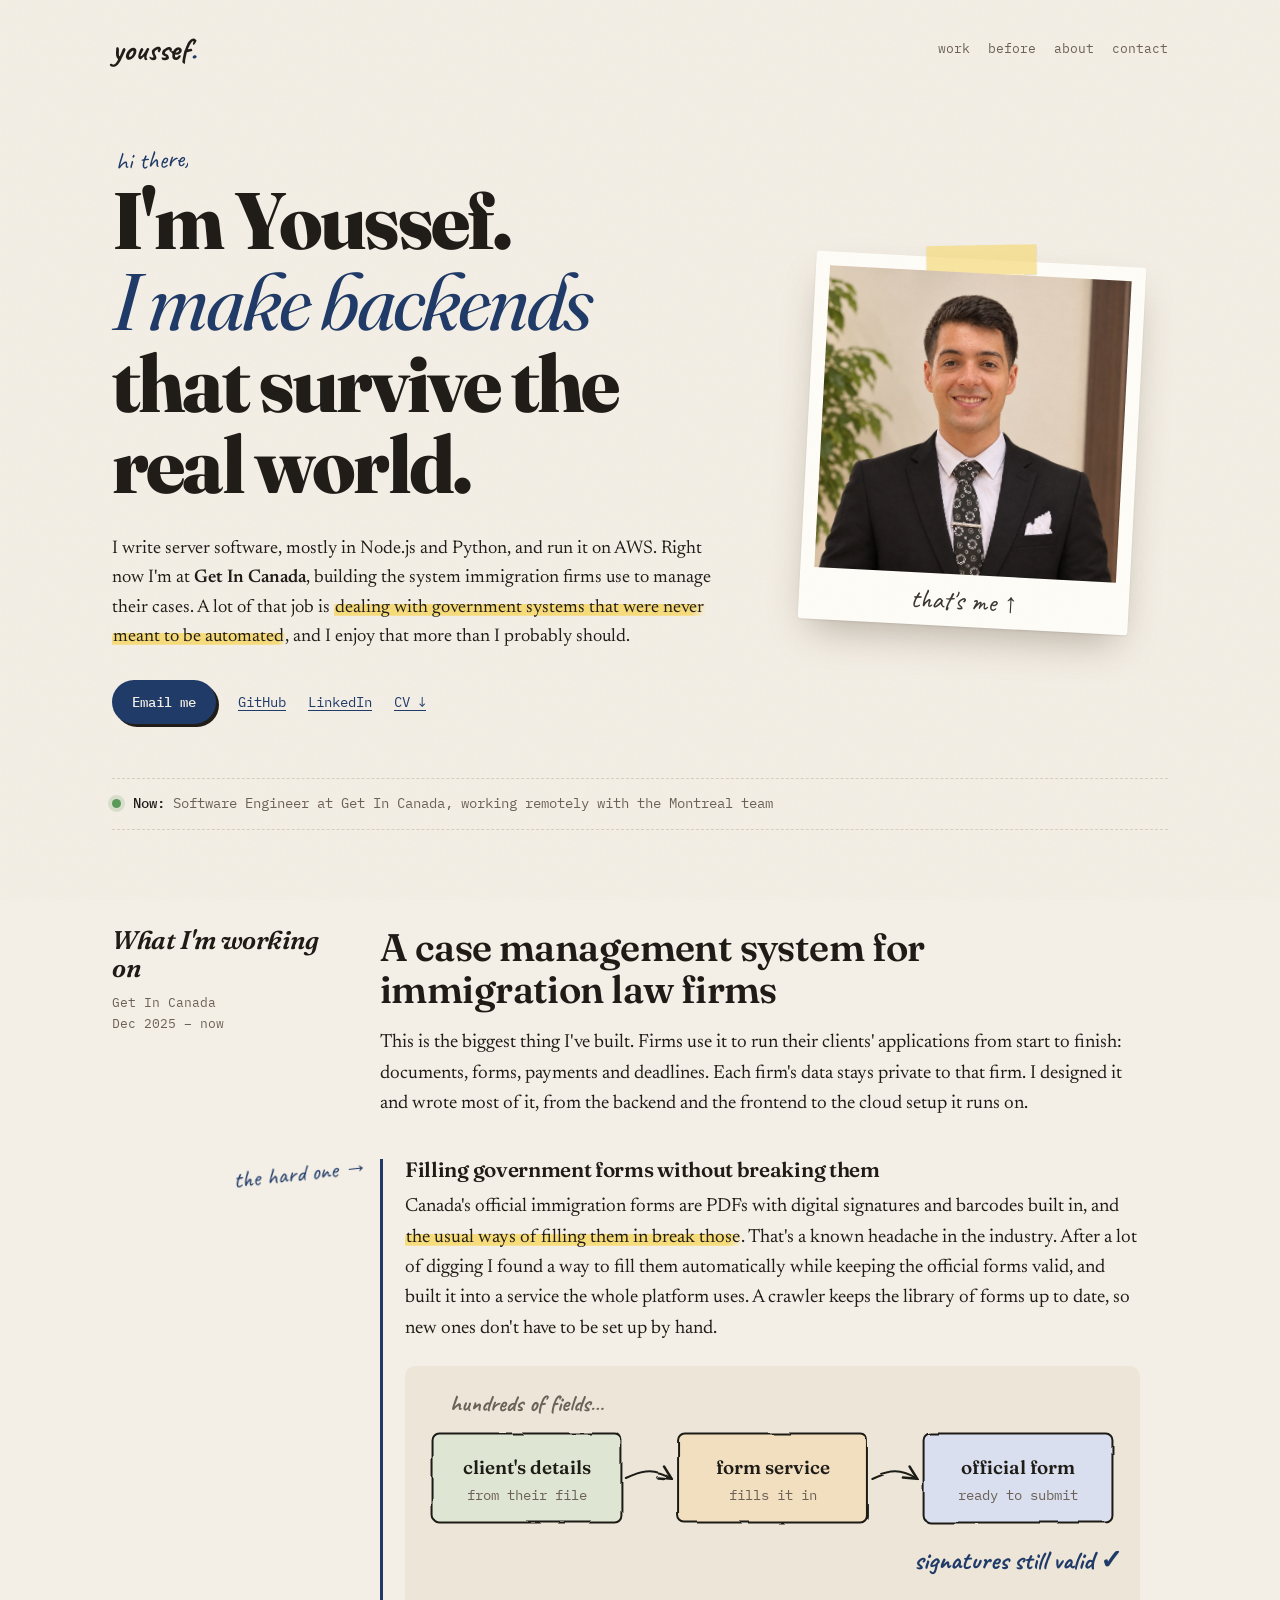
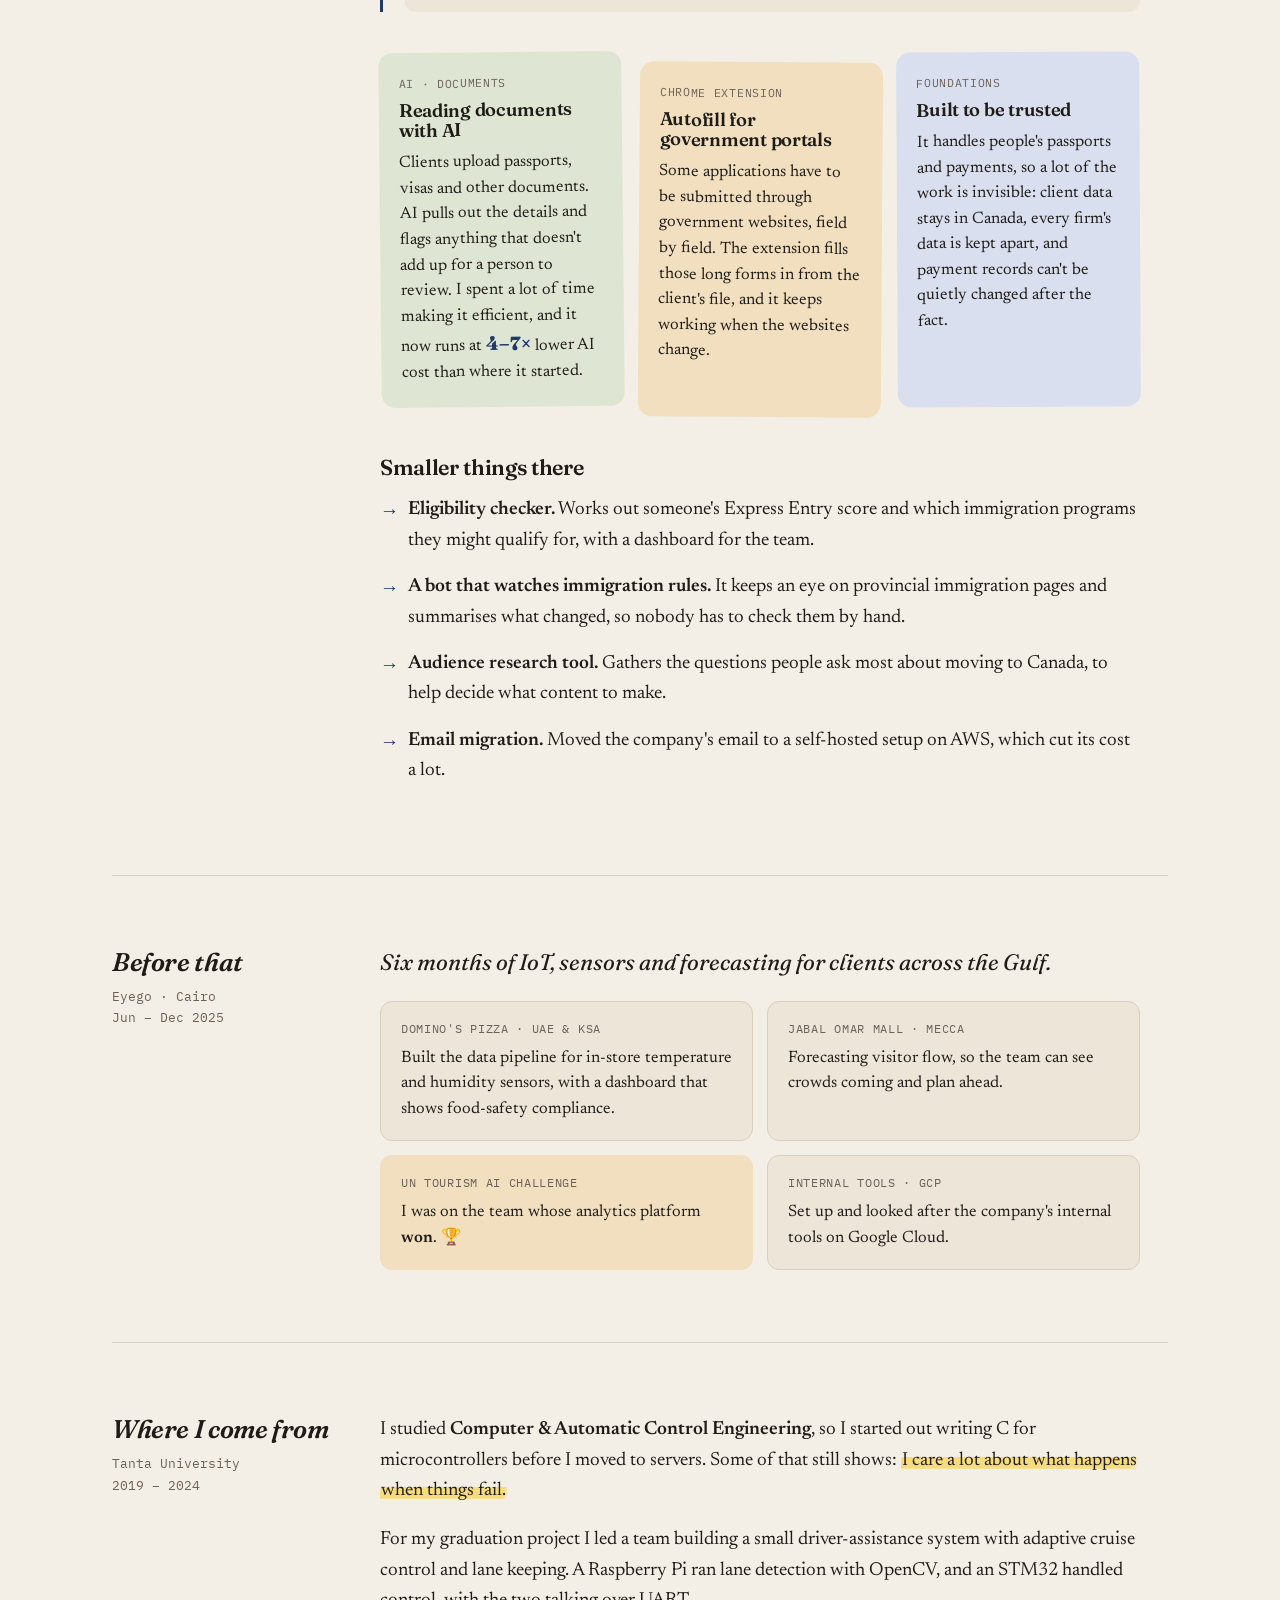
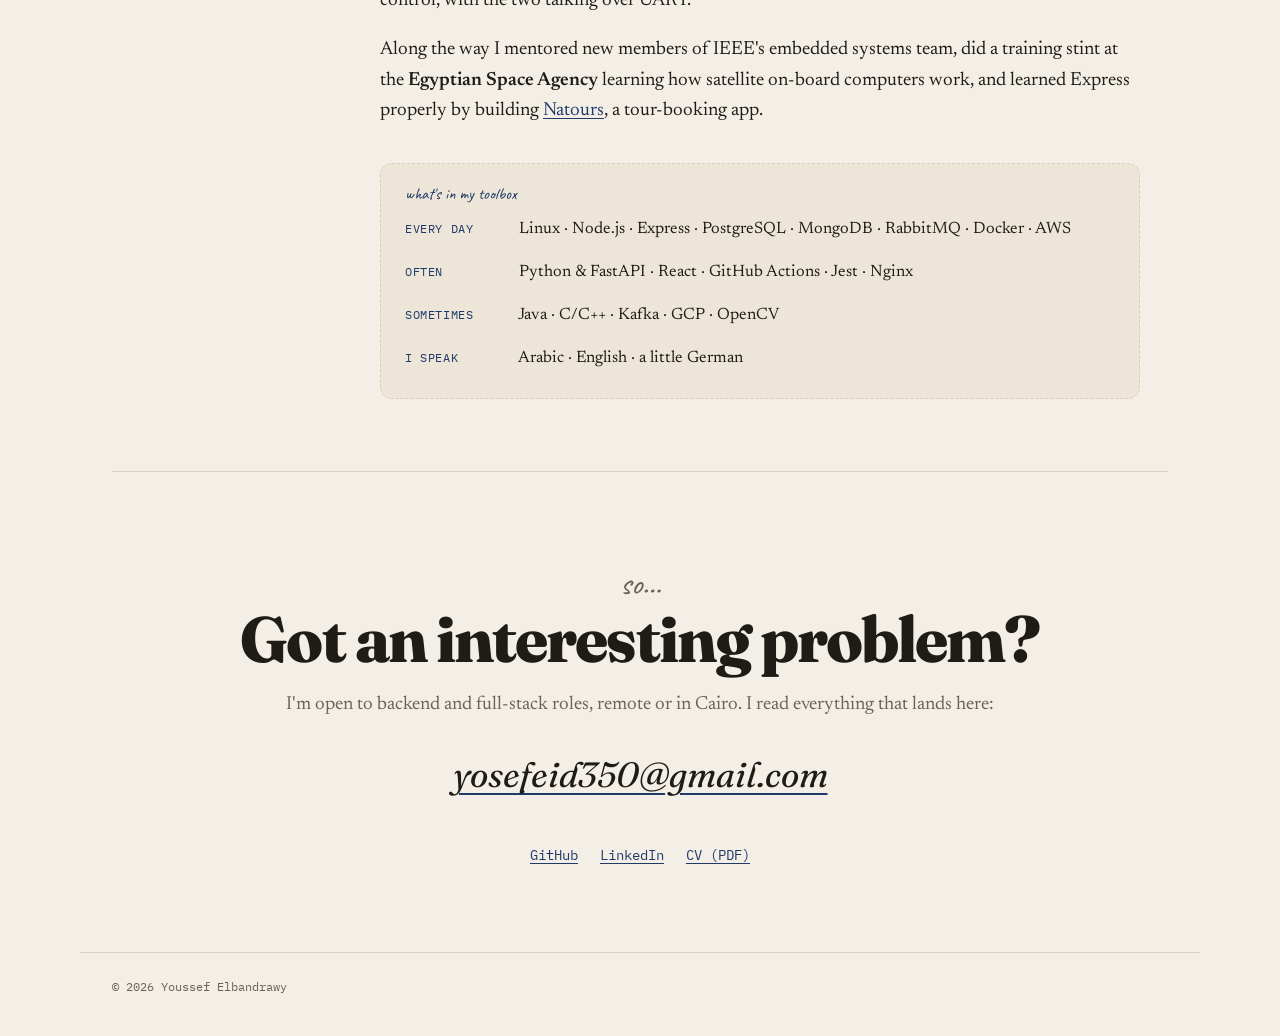
<file: index.html>
<!doctype html>
<html lang="en">
<head>
  <meta charset="utf-8">
  <meta name="viewport" content="width=device-width, initial-scale=1">
  <title>Youssef Elbandrawy</title>
  <meta name="description" content="Youssef Eid Elbandrawy, backend engineer from Egypt. I work with Node.js, Python and AWS, mostly on immigration software right now.">
  <meta property="og:title" content="Youssef Elbandrawy">
  <meta property="og:description" content="Backend engineer from Egypt. Node.js, Python, AWS.">
  <meta property="og:type" content="website">
  <meta property="og:url" content="https://yelbandrawy.github.io/">
  <meta property="og:image" content="https://yelbandrawy.github.io/assets/photo.jpg?v=2">
  <meta name="theme-color" content="#f4efe6" media="(prefers-color-scheme: light)">
  <meta name="theme-color" content="#1a1815" media="(prefers-color-scheme: dark)">
  <link rel="icon" href="assets/favicon.svg" type="image/svg+xml">
  <link rel="preconnect" href="https://fonts.googleapis.com">
  <link rel="preconnect" href="https://fonts.gstatic.com" crossorigin>
  <link href="https://fonts.googleapis.com/css2?family=Fraunces:ital,opsz,wght@0,9..144,400;0,9..144,600;0,9..144,800;1,9..144,400;1,9..144,600&family=Newsreader:ital,opsz,wght@0,6..72,400;0,6..72,600;1,6..72,400&family=Caveat:wght@500;700&family=IBM+Plex+Mono:wght@400;500&display=swap" rel="stylesheet">
  <link rel="stylesheet" href="styles.css">
</head>
<body>

  <header class="top">
    <a class="sig" href="#">youssef<span>.</span></a>
    <nav>
      <a href="#work">work</a>
      <a href="#before">before</a>
      <a href="#about">about</a>
      <a href="#hi">contact</a>
    </nav>
  </header>

  <main>

    <!-- HERO -->
    <section class="hero">
      <div class="hero-text">
        <p class="hand hello-note">hi there,</p>
        <h1>I'm Youssef.<br><em>I make backends</em> that survive the real world.</h1>
        <p class="lede">I write server software, mostly in Node.js and Python, and run it on AWS. Right now I'm at <strong>Get In Canada</strong>, building the system immigration firms use to manage their cases. A lot of that job is <mark>dealing with government systems that were never meant to be automated</mark>, and I enjoy that more than I probably should.</p>
        <p class="links">
          <a class="btn" href="mailto:yosefeid350@gmail.com">Email me</a>
          <a href="https://github.com/YElbandrawy">GitHub</a>
          <a href="https://linkedin.com/in/youssef-elbandrawy">LinkedIn</a>
          <a href="assets/Youssef-Eid-Elbandrawy-Resume.pdf">CV ↓</a>
        </p>
      </div>
      <figure class="polaroid">
        <img src="assets/photo.jpg?v=2" alt="Youssef Elbandrawy" width="1254" height="1254">
        <figcaption class="hand">that's me ↑</figcaption>
      </figure>
    </section>

    <div class="now">
      <span class="dot" aria-hidden="true"></span>
      <span><b>Now:</b> Software Engineer at Get In Canada, working remotely with the Montreal team</span>
    </div>

    <!-- WORK -->
    <section class="block" id="work">
      <div class="label">
        <h2>What I'm working on</h2>
        <p class="meta">Get In Canada<br>Dec 2025 – now</p>
      </div>

      <div class="body">
        <h3 class="big">A case management system for immigration law firms</h3>
        <p>This is the biggest thing I've built. Firms use it to run their clients' applications from start to finish: documents, forms, payments and deadlines. Each firm's data stays private to that firm. I designed it and wrote most of it, from the backend and the frontend to the cloud setup it runs on.</p>

        <article class="story">
          <p class="hand margin-note">the hard one <span class="arr-side">→</span><span class="arr-down">↓</span></p>
          <h4>Filling government forms without breaking them</h4>
          <p>Canada's official immigration forms are PDFs with digital signatures and barcodes built in, and <mark>the usual ways of filling them in break those</mark>. That's a known headache in the industry. After a lot of digging I found a way to fill them automatically while keeping the official forms valid, and built it into a service the whole platform uses. A crawler keeps the library of forms up to date, so new ones don't have to be set up by hand.</p>

          <figure class="sketch">
            <svg class="wide" viewBox="0 0 640 200" role="img" aria-label="The client's details go into the form service, which produces the official government form filled in, with its signatures and barcodes still valid.">
              <defs>
                <filter id="rough"><feTurbulence type="fractalNoise" baseFrequency="0.035" numOctaves="2" seed="3"/><feDisplacementMap in="SourceGraphic" scale="3"/></filter>
                <marker id="ah" viewBox="0 0 10 10" refX="8" refY="5" markerWidth="8" markerHeight="8" orient="auto"><path d="M1 1 9 5 1 9" fill="none" class="ink-stroke" stroke-width="1.6" stroke-linecap="round"/></marker>
              </defs>
              <g filter="url(#rough)" class="shapes">
                <rect x="14" y="50" width="170" height="80" rx="6" class="paper-b"/>
                <rect x="235" y="50" width="170" height="80" rx="6" class="paper-a"/>
                <rect x="456" y="50" width="170" height="80" rx="6" class="paper-c"/>
                <path d="M188 90 C 205 82, 215 82, 228 90" class="line" marker-end="url(#ah)"/>
                <path d="M409 90 C 426 82, 436 82, 449 90" class="line" marker-end="url(#ah)"/>
              </g>
              <text x="99" y="86" class="t-strong">client's details</text>
              <text x="99" y="110" class="t-soft">from their file</text>
              <text x="320" y="86" class="t-strong">form service</text>
              <text x="320" y="110" class="t-soft">fills it in</text>
              <text x="541" y="86" class="t-strong">official form</text>
              <text x="541" y="110" class="t-soft">ready to submit</text>
              <text x="541" y="172" class="t-hand accent">signatures still valid ✓</text>
              <text x="99" y="30" class="t-hand">hundreds of fields…</text>
            </svg>
            <svg class="tall" viewBox="0 0 300 420" role="img" aria-label="The client's details go into the form service, which produces the official government form filled in, with its signatures and barcodes still valid.">
              <defs>
                <marker id="ah2" viewBox="0 0 10 10" refX="8" refY="5" markerWidth="8" markerHeight="8" orient="auto"><path d="M1 1 9 5 1 9" fill="none" class="ink-stroke" stroke-width="1.6" stroke-linecap="round"/></marker>
              </defs>
              <g filter="url(#rough)" class="shapes">
                <rect x="55" y="14" width="190" height="76" rx="6" class="paper-b"/>
                <rect x="55" y="140" width="190" height="76" rx="6" class="paper-a"/>
                <rect x="55" y="266" width="190" height="76" rx="6" class="paper-c"/>
                <path d="M150 94 C 142 108, 142 120, 150 132" class="line" marker-end="url(#ah2)"/>
                <path d="M150 220 C 142 234, 142 246, 150 258" class="line" marker-end="url(#ah2)"/>
              </g>
              <text x="150" y="48" class="t-strong">client's details</text>
              <text x="150" y="70" class="t-soft">from their file</text>
              <text x="150" y="174" class="t-strong">form service</text>
              <text x="150" y="196" class="t-soft">fills it in</text>
              <text x="150" y="300" class="t-strong">official form</text>
              <text x="150" y="322" class="t-soft">ready to submit</text>
              <text x="150" y="384" class="t-hand accent">signatures still valid ✓</text>
            </svg>
          </figure>
        </article>

        <div class="trio">
          <article class="panel sage">
            <p class="kicker">AI · documents</p>
            <h4>Reading documents with AI</h4>
            <p>Clients upload passports, visas and other documents. AI pulls out the details and flags anything that doesn't add up for a person to review. I spent a lot of time making it efficient, and it now runs at <span class="figure">4–7×</span> lower AI cost than where it started.</p>
          </article>
          <article class="panel sand">
            <p class="kicker">Chrome extension</p>
            <h4>Autofill for government portals</h4>
            <p>Some applications have to be submitted through government websites, field by field. The extension fills those long forms in from the client's file, and it keeps working when the websites change.</p>
          </article>
          <article class="panel slate">
            <p class="kicker">foundations</p>
            <h4>Built to be trusted</h4>
            <p>It handles people's passports and payments, so a lot of the work is invisible: client data stays in Canada, every firm's data is kept apart, and payment records can't be quietly changed after the fact.</p>
          </article>
        </div>

        <h3 class="sub">Smaller things there</h3>
        <ul class="list">
          <li><b>Eligibility checker.</b> Works out someone's Express Entry score and which immigration programs they might qualify for, with a dashboard for the team.</li>
          <li><b>A bot that watches immigration rules.</b> It keeps an eye on provincial immigration pages and summarises what changed, so nobody has to check them by hand.</li>
          <li><b>Audience research tool.</b> Gathers the questions people ask most about moving to Canada, to help decide what content to make.</li>
          <li><b>Email migration.</b> Moved the company's email to a self-hosted setup on AWS, which cut its cost a lot.</li>
        </ul>
      </div>
    </section>

    <!-- BEFORE -->
    <section class="block" id="before">
      <div class="label">
        <h2>Before that</h2>
        <p class="meta">Eyego · Cairo<br>Jun – Dec 2025</p>
      </div>
      <div class="body">
        <p class="intro-line">Six months of IoT, sensors and forecasting for clients across the Gulf.</p>
        <div class="cards">
          <article class="card">
            <p class="kicker">Domino's Pizza · UAE &amp; KSA</p>
            <p>Built the data pipeline for in-store temperature and humidity sensors, with a dashboard that shows food-safety compliance.</p>
          </article>
          <article class="card">
            <p class="kicker">Jabal Omar Mall · Mecca</p>
            <p>Forecasting visitor flow, so the team can see crowds coming and plan ahead.</p>
          </article>
          <article class="card trophy">
            <p class="kicker">UN Tourism AI Challenge</p>
            <p>I was on the team whose analytics platform <b>won</b>. 🏆</p>
          </article>
          <article class="card">
            <p class="kicker">Internal tools · GCP</p>
            <p>Set up and looked after the company's internal tools on Google Cloud.</p>
          </article>
        </div>
      </div>
    </section>

    <!-- ABOUT -->
    <section class="block" id="about">
      <div class="label">
        <h2>Where I come from</h2>
        <p class="meta">Tanta University<br>2019 – 2024</p>
      </div>
      <div class="body">
        <p>I studied <b>Computer &amp; Automatic Control Engineering</b>, so I started out writing C for microcontrollers before I moved to servers. Some of that still shows: <mark>I care a lot about what happens when things fail.</mark></p>
        <p>For my graduation project I led a team building a small driver-assistance system with adaptive cruise control and lane keeping. A Raspberry Pi ran lane detection with OpenCV, and an STM32 handled control, with the two talking over UART.</p>
        <p>Along the way I mentored new members of IEEE's embedded systems team, did a training stint at the <b>Egyptian Space Agency</b> learning how satellite on-board computers work, and learned Express properly by building <a href="https://github.com/YElbandrawy">Natours</a>, a tour-booking app.</p>

        <div class="toolbox">
          <p class="hand toolbox-title">what's in my toolbox</p>
          <p><span>every day</span> Linux · Node.js · Express · PostgreSQL · MongoDB · RabbitMQ · Docker · AWS</p>
          <p><span>often</span> Python &amp; FastAPI · React · GitHub Actions · Jest · Nginx</p>
          <p><span>sometimes</span> Java · C/C++ · Kafka · GCP · OpenCV</p>
          <p><span>i speak</span> Arabic · English · a little German</p>
        </div>
      </div>
    </section>

    <!-- CONTACT -->
    <section class="hi" id="hi">
      <p class="hand">so…</p>
      <h2>Got an interesting problem?</h2>
      <p>I'm open to backend and full-stack roles, remote or in Cairo. I read everything that lands here:</p>
      <a class="mail" href="mailto:yosefeid350@gmail.com">yosefeid350@gmail.com</a>
      <p class="links center">
        <a href="https://github.com/YElbandrawy">GitHub</a>
        <a href="https://linkedin.com/in/youssef-elbandrawy">LinkedIn</a>
        <a href="assets/Youssef-Eid-Elbandrawy-Resume.pdf">CV (PDF)</a>
      </p>
    </section>

  </main>

  <footer>
    <span>© 2026 Youssef Elbandrawy</span>
  </footer>
</body>
</html>
</file>
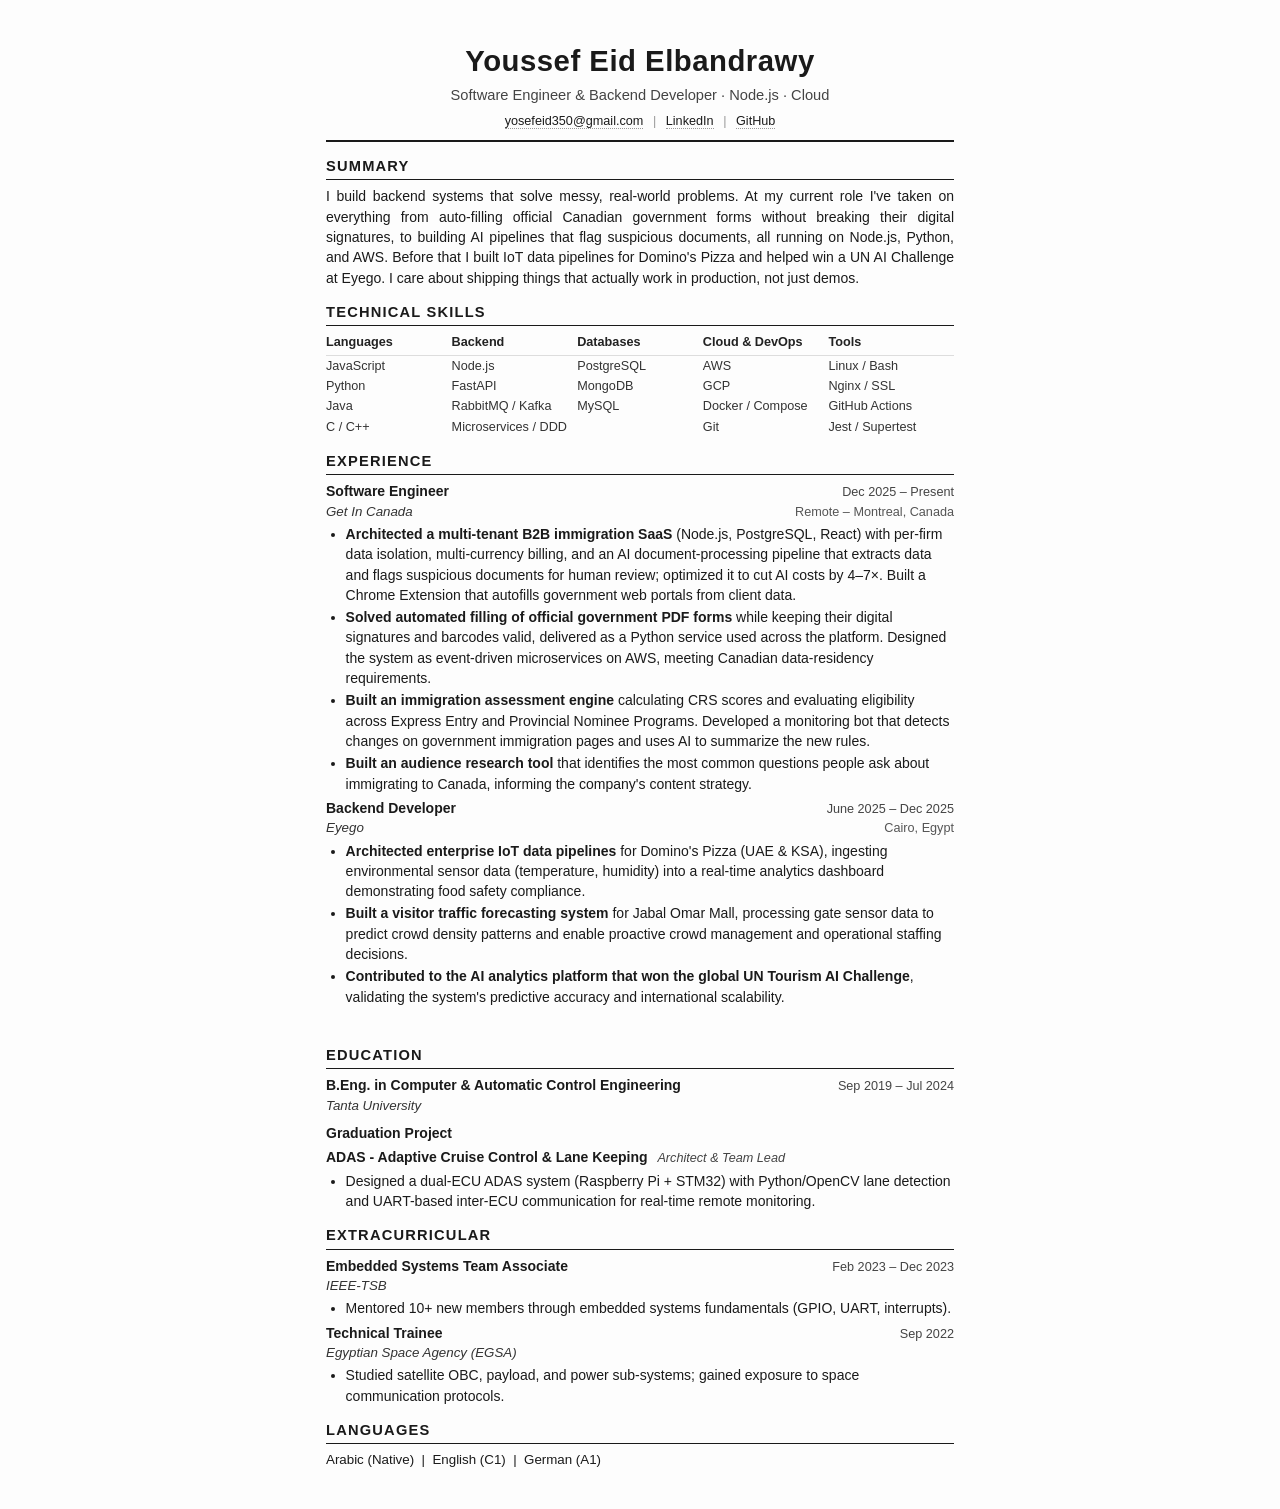
<file: cv/source.html>
<!DOCTYPE html>
<html lang="en">
<head>
  <meta charset="utf-8" />
  <meta name="viewport" content="width=device-width, initial-scale=1.0" />
  <meta name="description" content="Youssef Eid Elbandrawy - Backend & AI Engineer Resume" />
  <title>Youssef Eid Elbandrawy - Resume</title>
  <style>
    *, *::before, *::after { box-sizing: border-box; margin: 0; padding: 0; }

    html {
      color: #1a1a1a;
      background-color: #fdfdfd;
    }

    body {
      font-family: "Helvetica Neue", Arial, "Segoe UI", sans-serif;
      font-size: 10.5pt;
      line-height: 1.45;
      max-width: 52em;
      margin: 0 auto;
      padding: 40px 50px;
      overflow-wrap: break-word;
      text-rendering: optimizeLegibility;
      font-kerning: normal;
    }

    .header {
      text-align: center;
      margin-bottom: 14px;
      padding-bottom: 10px;
      border-bottom: 2px solid #1a1a1a;
    }

    .header-name {
      font-size: 22pt;
      font-weight: 700;
      letter-spacing: 0.5px;
      margin-bottom: 2px;
    }

    .header-title {
      font-size: 11pt;
      color: #444;
      margin-bottom: 6px;
    }

    .header-contact {
      font-size: 9.5pt;
      color: #333;
    }

    .header-contact a {
      color: #1a1a1a;
      text-decoration: none;
      border-bottom: 1px dotted #999;
    }

    .header-contact a:hover {
      border-bottom-color: #1a1a1a;
    }

    .sep { margin: 0 6px; color: #999; }

    h1 {
      font-size: 11pt;
      font-weight: 700;
      text-transform: uppercase;
      letter-spacing: 1.2px;
      border-bottom: 1px solid #1a1a1a;
      padding-bottom: 2px;
      margin-top: 14px;
      margin-bottom: 6px;
    }

    h2 {
      font-size: 10.5pt;
      font-weight: 700;
      margin-top: 8px;
      margin-bottom: 3px;
    }

    .summary {
      margin-bottom: 2px;
      text-align: justify;
    }

    .job-header {
      display: flex;
      justify-content: space-between;
      align-items: baseline;
      flex-wrap: wrap;
      margin-top: 2px;
      margin-bottom: 0;
    }

    .job-title {
      font-weight: 700;
      font-size: 10.5pt;
    }

    .job-date {
      font-size: 9.5pt;
      color: #444;
      white-space: nowrap;
    }

    .job-sub {
      display: flex;
      justify-content: space-between;
      align-items: baseline;
      flex-wrap: wrap;
      margin-bottom: 3px;
    }

    .job-company {
      font-style: italic;
      font-size: 10pt;
      color: #333;
    }

    .job-location {
      font-size: 9.5pt;
      color: #555;
      white-space: nowrap;
    }

    ul {
      padding-left: 1.4em;
      margin-top: 1px;
      margin-bottom: 4px;
    }

    li {
      margin-bottom: 2px;
    }

    li p {
      margin: 0;
    }

    .skills-table {
      width: 100%;
      border-collapse: collapse;
      margin-top: 3px;
      margin-bottom: 3px;
      font-size: 10pt;
      table-layout: fixed;
    }

    .skills-table td {
      padding: 1px 6px 1px 0;
      vertical-align: top;
    }

    .skills-table .cat {
      font-weight: 700;
      font-size: 9.5pt;
      padding-bottom: 3px;
      border-bottom: 1px solid #ddd;
      color: #222;
    }

    .skills-table td:not(.cat) {
      font-size: 9.5pt;
      color: #333;
    }

    .project-line {
      margin-top: 4px;
      margin-bottom: 3px;
    }

    .project-line strong {
      font-size: 10.5pt;
    }

    .project-line em {
      font-size: 9.5pt;
      color: #444;
      margin-left: 6px;
    }

    .languages {
      margin-top: 3px;
      font-size: 10pt;
    }

    a { color: #1a1a1a; }
    a:visited { color: #1a1a1a; }

    @media print {
      html { background-color: white; }
      body {
        background-color: transparent;
        color: black;
        padding: 16px 24px;
        font-size: 10pt;
      }
      h1, h2 { page-break-after: avoid; }
      ul { page-break-inside: avoid; }
      .header { border-bottom-color: black; }
      a { border-bottom: none !important; }
    }

    @media (max-width: 600px) {
      body { font-size: 9.5pt; padding: 16px; }
      .header-name { font-size: 18pt; }
      .job-header, .job-sub { flex-direction: column; }
      .job-date, .job-location { text-align: left; }
      .skills-table { font-size: 8.5pt; }
    }
  </style>
</head>
<body>

<div class="header">
  <div class="header-name">Youssef Eid Elbandrawy</div>
  <div class="header-title"> Software Engineer &amp; Backend Developer · Node.js · Cloud</div>
  <div class="header-contact">
    <a href="mailto:yosefeid350@gmail.com">yosefeid350@gmail.com</a>
    <span class="sep">|</span>
    <a href="https://linkedin.com/in/youssef-elbandrawy">LinkedIn</a>
    <span class="sep">|</span>
    <a href="https://github.com/YElbandrawy">GitHub</a>
  </div>
</div>

<h1 id="summary">Summary</h1>
<p class="summary">I build backend systems that solve messy, real-world problems. At my current role I've taken on everything from auto-filling official Canadian government forms without breaking their digital signatures, to building AI pipelines that flag suspicious documents, all running on Node.js, Python, and AWS. Before that I built IoT data pipelines for Domino's Pizza and helped win a UN AI Challenge at Eyego. I care about shipping things that actually work in production, not just demos.</p>

<h1 id="technical-skills">Technical Skills</h1>
<table class="skills-table">
  <tr>
    <td class="cat">Languages</td>
    <td class="cat">Backend</td>
    <td class="cat">Databases</td>
    <td class="cat">Cloud &amp; DevOps</td>
    <td class="cat">Tools</td>
  </tr>
  <tr>
    <td>JavaScript</td>
    <td>Node.js</td>
    <td>PostgreSQL</td>
    <td>AWS</td>
    <td>Linux / Bash</td>
  </tr>
  <tr>
    <td>Python</td>
    <td>FastAPI</td>
    <td>MongoDB</td>
    <td>GCP</td>
    <td>Nginx / SSL</td>
  </tr>
  <tr>
    <td>Java</td>
    <td>RabbitMQ / Kafka</td>
    <td>MySQL</td>
    <td>Docker / Compose</td>
    <td>GitHub Actions</td>
  </tr>
  <tr>
    <td>C / C++</td>
    <td>Microservices / DDD</td>
    <td></td>
    <td>Git</td>
    <td>Jest / Supertest</td>
  </tr>
</table>

<h1 id="experience">Experience</h1>

<div class="job-header">
  <span class="job-title">Software Engineer</span>
  <span class="job-date">Dec 2025 – Present</span>
</div>
<div class="job-sub">
  <span class="job-company">Get In Canada</span>
  <span class="job-location">Remote – Montreal, Canada</span>
</div>
<ul>
  <li><p><strong>Architected a multi-tenant B2B immigration SaaS</strong> (Node.js, PostgreSQL, React) with per-firm data isolation, multi-currency billing, and an AI document-processing pipeline that extracts data and flags suspicious documents for human review; optimized it to cut AI costs by 4–7×. Built a Chrome Extension that autofills government web portals from client data.</p></li>
  <li><p><strong>Solved automated filling of official government PDF forms</strong> while keeping their digital signatures and barcodes valid, delivered as a Python service used across the platform. Designed the system as event-driven microservices on AWS, meeting Canadian data-residency requirements.</p></li>
  <li><p><strong>Built an immigration assessment engine</strong> calculating CRS scores and evaluating eligibility across Express Entry and Provincial Nominee Programs. Developed a monitoring bot that detects changes on government immigration pages and uses AI to summarize the new rules.</p></li>
  <li><p><strong>Built an audience research tool</strong> that identifies the most common questions people ask about immigrating to Canada, informing the company's content strategy.</p></li>
</ul>

<div class="job-header">
  <span class="job-title">Backend Developer</span>
  <span class="job-date">June 2025 – Dec 2025</span>
</div>
<div class="job-sub">
  <span class="job-company">Eyego</span>
  <span class="job-location">Cairo, Egypt</span>
</div>
<ul>
  <li><p><strong>Architected enterprise IoT data pipelines</strong> for Domino's Pizza (UAE &amp; KSA), ingesting environmental sensor data (temperature, humidity) into a real-time analytics dashboard demonstrating food safety compliance.</p></li>
  <li><p><strong>Built a visitor traffic forecasting system</strong> for Jabal Omar Mall, processing gate sensor data to predict crowd density patterns and enable proactive crowd management and operational staffing decisions.</p></li>
  <li><p><strong>Contributed to the AI analytics platform that won the global UN Tourism AI Challenge</strong>, validating the system's predictive accuracy and international scalability.</p></li>
</ul>
<br>

<h1 id="education">Education</h1>

<div class="job-header">
  <span class="job-title">B.Eng. in Computer &amp; Automatic Control Engineering</span>
  <span class="job-date">Sep 2019 – Jul 2024</span>
</div>
<div class="job-sub">
  <span class="job-company">Tanta University</span>
</div>

<h2 id="graduation-project">Graduation Project</h2>
<p class="project-line"><strong>ADAS - Adaptive Cruise Control &amp; Lane Keeping</strong>
<em>Architect &amp; Team Lead</em></p>
<ul>
  <li><p>Designed a dual-ECU ADAS system (Raspberry Pi + STM32) with Python/OpenCV lane detection and UART-based inter-ECU communication for real-time remote monitoring.</p></li>
</ul>

<h1 id="extracurricular">Extracurricular</h1>

<div class="job-header">
  <span class="job-title">Embedded Systems Team Associate</span>
  <span class="job-date">Feb 2023 – Dec 2023</span>
</div>
<div class="job-sub">
  <span class="job-company">IEEE-TSB</span>
</div>
<ul>
  <li><p>Mentored 10+ new members through embedded systems fundamentals (GPIO, UART, interrupts).</p></li>
</ul>

<div class="job-header">
  <span class="job-title">Technical Trainee</span>
  <span class="job-date">Sep 2022</span>
</div>
<div class="job-sub">
  <span class="job-company">Egyptian Space Agency (EGSA)</span>
</div>
<ul>
  <li><p>Studied satellite OBC, payload, and power sub-systems; gained exposure to space communication protocols.</p></li>
</ul>

<h1 id="languages">Languages</h1>
<p class="languages">Arabic (Native) &nbsp;|&nbsp; English (C1) &nbsp;|&nbsp; German (A1)</p>

</body>
</html>
</file>
<file: styles.css>
:root {
  --paper: #f4efe6;
  --paper-2: #ece5d8;
  --ink: #1f1c18;
  --soft: #6b6157;
  --line: #d9cfbf;
  --accent: #1f3a68;
  --sage: #dfe5d3;
  --sand: #f1dfbf;
  --slate: #d9dfee;
  --mark: #f7dc7c;
  --display: "Fraunces", Georgia, serif;
  --serif: "Newsreader", Georgia, serif;
  --hand: "Caveat", "Comic Sans MS", cursive;
  --mono: "IBM Plex Mono", ui-monospace, Menlo, monospace;
  color-scheme: light;
}
@media (prefers-color-scheme: dark) {
  :root {
    --paper: #1a1815;
    --paper-2: #23201c;
    --ink: #ece4d6;
    --soft: #a2988b;
    --line: #3a342d;
    --accent: #8fb0e6;
    --sage: #2a3126;
    --sand: #352c1f;
    --slate: #262c3b;
    --mark: rgba(247, 210, 90, 0.28);
    color-scheme: dark;
  }
}

* { box-sizing: border-box; }
html { scroll-behavior: smooth; -webkit-text-size-adjust: 100%; }
body {
  margin: 0;
  background: var(--paper);
  color: var(--ink);
  font-family: var(--serif);
  font-size: 19px;
  line-height: 1.6;
  overflow-x: hidden;
}
/* subtle paper grain */
body::before {
  content: ""; position: fixed; inset: 0; pointer-events: none; z-index: 100; opacity: .35;
  background-image: url("data:image/svg+xml,%3Csvg xmlns='http://www.w3.org/2000/svg' width='160' height='160'%3E%3Cfilter id='n'%3E%3CfeTurbulence type='fractalNoise' baseFrequency='.9' numOctaves='2'/%3E%3CfeColorMatrix values='0 0 0 0 0.4 0 0 0 0 0.35 0 0 0 0 0.3 0 0 0 .08 0'/%3E%3C/filter%3E%3Crect width='100%25' height='100%25' filter='url(%23n)'/%3E%3C/svg%3E");
}
@media (prefers-reduced-motion: reduce) { html { scroll-behavior: auto; } }

a { color: var(--accent); text-decoration: underline; text-decoration-thickness: 1px; text-underline-offset: 3px; }
a:hover { text-decoration-thickness: 2px; }
a:focus-visible { outline: 2px solid var(--accent); outline-offset: 3px; border-radius: 3px; }
p { margin: 0 0 1em; }
b, strong { font-weight: 600; }
h1, h2, h3, h4 { font-family: var(--display); margin: 0; line-height: 1.1; letter-spacing: -0.015em; }
.hand { font-family: var(--hand); color: var(--accent); font-size: 1.6rem; line-height: 1; }

mark {
  color: inherit;
  background: linear-gradient(104deg, transparent 0, var(--mark) .1em, var(--mark) 96%, transparent 100%);
  background-size: 100% 62%;
  background-position: 0 85%;
  background-repeat: no-repeat;
  padding: 0 .05em;
  -webkit-box-decoration-break: clone; box-decoration-break: clone;
}
.figure { font-family: var(--display); font-weight: 800; color: var(--accent); font-size: 1.15em; white-space: nowrap; }

/* top bar */
.top {
  max-width: 1120px; margin: 0 auto; padding: 24px 16px;
  display: flex; align-items: center; justify-content: space-between; gap: 16px;
}
.sig { font-family: var(--hand); font-size: 2rem; font-weight: 700; color: var(--ink); text-decoration: none; }
.sig span { color: var(--accent); }
.top nav { display: flex; gap: 18px; font-family: var(--mono); font-size: 13px; }
.top nav a { color: var(--soft); text-decoration: none; }
.top nav a:hover { color: var(--accent); }
@media (max-width: 520px) { .top nav { gap: 2px; font-size: 13px; } .top nav a { padding: 10px 6px; } .top nav a[href="#before"] { display: none; } }

main { max-width: 1120px; margin: 0 auto; padding: 0 16px; }
@media (min-width: 760px) { main, .top { padding-left: 32px; padding-right: 32px; } }

/* hero */
.hero { display: grid; grid-template-columns: 1.55fr 1fr; gap: 56px; align-items: center; padding: 48px 0 40px; }
.hello-note { margin: 0 0 6px 4px; transform: rotate(-3deg); display: inline-block; }
.hero h1 { font-size: clamp(2.6rem, 6.4vw, 5rem); font-weight: 800; line-height: 1.02; letter-spacing: -0.035em; margin-bottom: 28px; }
.hero h1 em { font-weight: 400; font-style: italic; color: var(--accent); }
.lede { font-size: 1.15rem; max-width: 36em; }
.links { display: flex; flex-wrap: wrap; align-items: center; gap: 10px 22px; font-family: var(--mono); font-size: 14px; margin-top: 28px; }
.btn {
  display: inline-block; background: var(--accent); color: var(--paper); text-decoration: none;
  padding: 11px 20px; border-radius: 999px; font-weight: 500;
  box-shadow: 3px 3px 0 var(--ink); transition: transform .15s, box-shadow .15s;
}
.btn:hover { transform: translate(-1px, -1px); box-shadow: 5px 5px 0 var(--ink); }

.polaroid {
  margin: 0; justify-self: center; width: 100%; max-width: 330px;
  background: #fffdf8; padding: 14px 14px 52px; border-radius: 3px;
  box-shadow: 0 1px 2px rgba(0,0,0,.08), 0 18px 40px -12px rgba(60,40,20,.35);
  transform: rotate(3deg); position: relative;
}
.polaroid::before { /* tape */
  content: ""; position: absolute; top: -14px; left: 50%; width: 110px; height: 30px;
  transform: translateX(-50%) rotate(-4deg);
  background: rgba(247, 220, 124, .7); box-shadow: 0 1px 2px rgba(0,0,0,.1);
}
.polaroid img { width: 100%; height: auto; display: block; filter: saturate(.92) contrast(1.02); }
.polaroid figcaption { position: absolute; bottom: 12px; left: 0; right: 0; text-align: center; color: #3b3530; font-size: 1.7rem; }
@media (prefers-color-scheme: dark) { .polaroid { background: #efe9dd; } }

@media (max-width: 820px) {
  .hero { grid-template-columns: 1fr; gap: 40px; padding-top: 24px; }
  .polaroid { max-width: 260px; order: -1; justify-self: start; margin-left: 8px; }
}

.now {
  display: flex; align-items: center; gap: 12px;
  font-family: var(--mono); font-size: 13.5px; color: var(--soft);
  border-top: 1px dashed var(--line); border-bottom: 1px dashed var(--line);
  padding: 14px 0; margin-bottom: 24px;
}
.now b { color: var(--ink); font-weight: 500; }
.dot { width: 9px; height: 9px; border-radius: 50%; background: #5a9a5a; flex-shrink: 0; box-shadow: 0 0 0 4px rgba(90,154,90,.18); }

/* section blocks: label column + body */
.block { display: grid; grid-template-columns: 220px 1fr; gap: 48px; padding: 72px 0; border-bottom: 1px solid var(--line); }
.label { position: sticky; top: 24px; align-self: start; }
.label h2 { font-size: 1.6rem; font-weight: 600; font-style: italic; }
.meta { font-family: var(--mono); font-size: 12.5px; color: var(--soft); margin-top: 10px; line-height: 1.7; }
.body { min-width: 0; max-width: 760px; }
@media (max-width: 820px) {
  .block { grid-template-columns: 1fr; gap: 18px; padding: 56px 0; }
  .label { position: static; }
}

.big { font-size: clamp(1.7rem, 3.4vw, 2.4rem); font-weight: 600; margin-bottom: 18px; }
.sub { font-size: 1.35rem; font-weight: 600; margin: 48px 0 16px; }
h4 { font-size: 1.3rem; font-weight: 600; margin-bottom: 10px; }

.story { position: relative; margin: 40px 0 8px; padding-left: 22px; border-left: 3px solid var(--accent); }
.margin-note { position: absolute; left: -150px; top: 2px; transform: rotate(-6deg); font-size: 1.5rem; white-space: nowrap; }
.arr-down { display: none; }
@media (max-width: 1180px) {
  .margin-note { position: static; display: inline-block; margin: 0 0 10px; }
  .arr-side { display: none; }
  .arr-down { display: inline; }
}

.sketch { margin: 22px 0 22px; background: var(--paper-2); border-radius: 10px; padding: 12px; overflow-x: auto; }
.sketch svg { display: block; width: 100%; height: auto; }
.sketch svg.tall { display: none; max-width: 340px; margin: 0 auto; }
@media (max-width: 560px) {
  .sketch svg.wide { display: none; }
  .sketch svg.tall { display: block; }
}
.sketch .shapes rect { stroke: var(--ink); stroke-width: 1.8; }
.sketch .paper-a { fill: var(--sand); }
.sketch .paper-b { fill: var(--sage); }
.sketch .paper-c { fill: var(--slate); }
.sketch .line { fill: none; stroke: var(--ink); stroke-width: 1.8; stroke-linecap: round; }
.sketch .dashed { stroke-dasharray: 5 6; stroke: var(--soft); }
.sketch .ink-stroke { stroke: var(--ink); }
.sketch text { text-anchor: middle; fill: var(--ink); }
.sketch .t-strong { font: 600 17px var(--display); }
.sketch .t-soft { font: 400 12.5px var(--mono); fill: var(--soft); }
.sketch .t-hand { font: 700 21px var(--hand); fill: var(--soft); paint-order: stroke; stroke: var(--paper-2); stroke-width: 7px; stroke-linejoin: round; }
.sketch .t-hand.accent { fill: var(--accent); font-size: 24px; }

.trio { display: grid; grid-template-columns: repeat(3, 1fr); gap: 16px; margin-top: 40px; }
.panel { border-radius: 14px; padding: 22px 20px; font-size: 16.5px; line-height: 1.55; }
.panel h4 { font-size: 1.15rem; }
.panel p:last-child { margin: 0; }
.panel.sage { background: var(--sage); transform: rotate(-.6deg); }
.panel.sand { background: var(--sand); transform: rotate(.4deg) translateY(10px); }
.panel.slate { background: var(--slate); transform: rotate(-.3deg); }
.kicker { font-family: var(--mono); font-size: 11.5px; letter-spacing: .06em; text-transform: uppercase; color: var(--soft); margin-bottom: 8px; }
@media (max-width: 980px) { .trio { grid-template-columns: 1fr; } .panel { transform: none !important; } }

.list { list-style: none; padding: 0; margin: 0; }
.list li { position: relative; padding: 0 0 16px 28px; }
.list li::before { content: "→"; position: absolute; left: 0; color: var(--accent); font-family: var(--display); }

.intro-line { font-family: var(--display); font-style: italic; font-size: 1.4rem; line-height: 1.3; margin-bottom: 24px; }
.cards { display: grid; grid-template-columns: 1fr 1fr; gap: 14px; }
.card { background: var(--paper-2); border: 1px solid var(--line); border-radius: 12px; padding: 18px 20px; font-size: 16.5px; line-height: 1.55; }
.card p:last-child { margin: 0; }
.card.trophy { background: var(--sand); border-color: transparent; }
@media (max-width: 600px) { .cards { grid-template-columns: 1fr; } }

.toolbox { margin-top: 36px; background: var(--paper-2); border-radius: 12px; padding: 22px 24px 10px; border: 1px dashed var(--line); }
.toolbox-title { font-size: 1.7rem; margin-bottom: 14px; }
.toolbox p { font-size: 16.5px; }
.toolbox span { display: inline-block; min-width: 110px; font-family: var(--mono); font-size: 12px; color: var(--accent); text-transform: uppercase; letter-spacing: .05em; }

/* contact */
.hi { text-align: center; padding: 96px 0 72px; }
.hi .hand { font-size: 2rem; margin-bottom: 4px; }
.hi h2 { font-size: clamp(2.2rem, 5.5vw, 4rem); font-weight: 800; letter-spacing: -0.03em; margin-bottom: 16px; }
.hi > p { color: var(--soft); }
.mail {
  display: inline-block; margin: 8px 0 12px;
  font-family: var(--display); font-style: italic; font-size: clamp(1.3rem, 4.4vw, 2.2rem);
  color: var(--ink); text-decoration-color: var(--accent); text-decoration-thickness: 2px; text-underline-offset: 6px;
  word-break: break-all;
}
.mail:hover { color: var(--accent); }
.center { justify-content: center; }

footer {
  max-width: 1120px; margin: 0 auto; padding: 24px 16px 40px;
  display: flex; flex-wrap: wrap; justify-content: space-between; gap: 8px;
  font-family: var(--mono); font-size: 12px; color: var(--soft);
  border-top: 1px solid var(--line);
}
@media (min-width: 760px) { footer { padding-left: 32px; padding-right: 32px; } }

/* phones */
@media (max-width: 560px) {
  body { font-size: 18px; }
  .toolbox { padding: 18px 18px 6px; }
  .toolbox span { display: block; margin-bottom: 2px; }
  .lede { font-size: 1.08rem; }
  .story { padding-left: 16px; }
  .sketch { padding: 8px; }
  .hi { padding: 72px 0 56px; }
  footer { flex-direction: column; }
}
</file>
